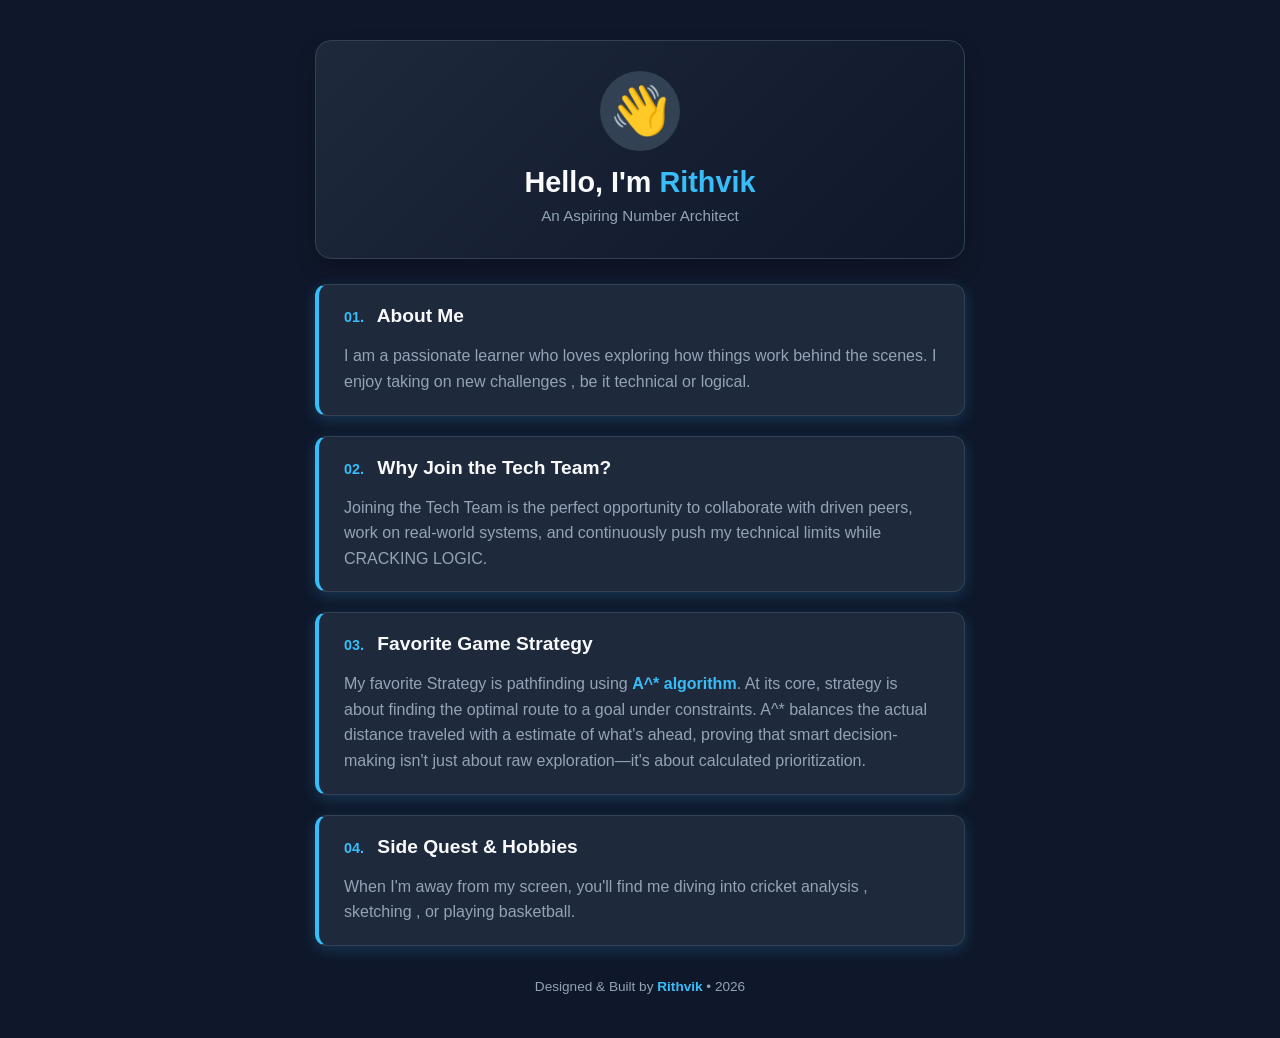
<file: index.html>
<!DOCTYPE html>
<html lang="en">
<head>
    <meta charset="UTF-8">
    <meta name="viewport" content="width=device-width, initial-scale=1.0">
    <title>Hello World | My Portfolio</title>
    <link rel="stylesheet" href="styles.css">
</head>
<body>

    <div class="container">
        <header class="profile-card">
            <div class="avatar-placeholder">👋</div>
            <h1>Hello, I'm <span class="highlight">Rithvik</span></h1>
            <p class="tagline">An Aspiring Number Architect</p>
        </header>

        <main>
            <section class="card">
                <h2><span>01.</span> About Me</h2>
                <p>I am a passionate learner who loves exploring how things work behind the scenes.  I enjoy taking on new challenges , be it technical or logical.</p>
            </section>

            <section class="card">
                <h2><span>02.</span> Why Join the Tech Team?</h2>
                <p>Joining the Tech Team is the perfect opportunity to collaborate with driven peers, work on real-world systems, and continuously push my technical limits while CRACKING LOGIC.</p>
            </section>

            <section class="card">
                <h2><span>03.</span> Favorite Game Strategy</h2>
                <p>My favorite Strategy is pathfinding using <strong>A^* algorithm</strong>. At its core, strategy is about finding the optimal route to a goal under constraints. A^* balances the actual distance traveled with a estimate of what's ahead, proving that smart decision-making isn't just about raw exploration—it's about calculated prioritization.</p>
            </section>

            <section class="card">
                <h2><span>04.</span> Side Quest & Hobbies</h2>
                <p>When I'm away from my screen, you'll find me diving into cricket analysis , sketching , or playing basketball.</p>
            </section>
        </main>

        <!-- Footer -->
        <footer>
            <p>Designed & Built by <strong>Rithvik</strong> • 2026</p>
        </footer>
    </div>

</body>
</html>
</file>
<file: styles.css>
/* Base Styles & Variables */
:root {
    --bg-color: #0f172a;
    --card-bg: #1e293b;
    --text-primary: #f8fafc;
    --text-secondary: #94a3b8;
    --accent: #38bdf8;
    --accent-glow: rgba(56, 189, 248, 0.2);
}

body {
    font-family: 'Segoe UI', Tahoma, Geneva, Verdana, sans-serif;
    background-color: var(--bg-color);
    color: var(--text-primary);
    margin: 0;
    padding: 40px 20px;
    display: flex;
    justify-content: center;
}

.container {
    max-width: 650px;
    width: 100%;
}

/* Header / Profile Card */
.profile-card {
    background: linear-gradient(135deg, #1e293b 0%, #0f172a 100%);
    border: 1px solid #334155;
    padding: 30px;
    border-radius: 16px;
    text-align: center;
    box-shadow: 0 10px 25px -5px rgba(0, 0, 0, 0.3);
    margin-bottom: 25px;
}

.avatar-placeholder {
    font-size: 3rem;
    background: #334155;
    width: 80px;
    height: 80px;
    line-height: 80px;
    border-radius: 50%;
    margin: 0 auto 15px auto;
}

h1 {
    margin: 10px 0 5px 0;
    font-size: 1.8rem;
}

.highlight {
    color: var(--accent);
}

.tagline {
    color: var(--text-secondary);
    font-size: 0.95rem;
    margin: 0;
}

/* Content Cards */
.card {
    background-color: var(--card-bg);
    border: 1px solid #334155;
    border-left: 4px solid var(--accent);
    padding: 20px 25px;
    border-radius: 12px;
    margin-bottom: 20px;
    box-shadow: 0 4px 15px var(--accent-glow);
}

h2 {
    font-size: 1.2rem;
    margin-top: 0;
    color: var(--text-primary);
}

h2 span {
    color: var(--accent);
    font-size: 0.9rem;
    margin-right: 8px;
}

p {
    color: var(--text-secondary);
    line-height: 1.6;
    margin-bottom: 0;
}

strong {
    color: var(--accent);
}

/* Footer */
footer {
    text-align: center;
    color: var(--text-secondary);
    font-size: 0.85rem;
    margin-top: 30px;
}
</file>
